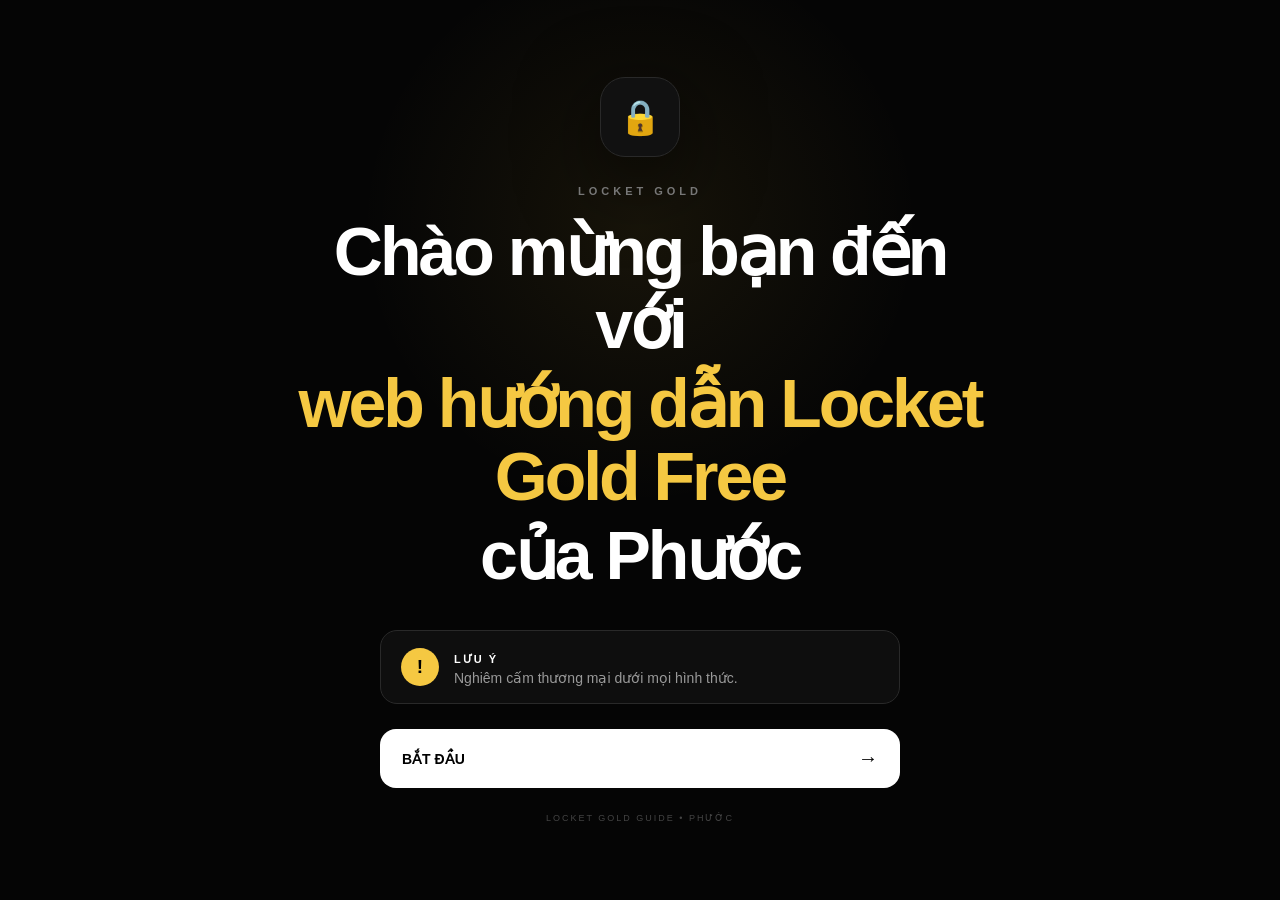
<file: index.html>
<!DOCTYPE html>
<html lang="vi">

<head>
  <meta charset="UTF-8">

  <meta
    name="viewport"
    content="width=device-width, initial-scale=1.0"
  >

  <meta name="theme-color" content="#050505">

  <title>Locket Gold Free | Phước</title>

  <link rel="stylesheet" href="style.css">
</head>


<body class="welcome-page">

  <main class="welcome">

    <div class="welcome-box">

      <div class="gold-icon">
        🔒
      </div>


      <p class="welcome-small">
        LOCKET GOLD
      </p>


      <h1>
        Chào mừng bạn đến với
        <span>
          web hướng dẫn Locket Gold Free
        </span>
        của Phước
      </h1>


      <div class="warning-box">

        <div class="warning-symbol">
          !
        </div>

        <div>

          <strong>
            LƯU Ý
          </strong>

          <p>
            Nghiêm cấm thương mại dưới mọi hình thức.
          </p>

        </div>

      </div>


      <a
        class="start-btn"
        href="guide.html"
      >
        <span>BẮT ĐẦU</span>
        <span>→</span>
      </a>


      <p class="copyright">
        LOCKET GOLD GUIDE • PHƯỚC
      </p>

    </div>

  </main>

</body>

</html>
</file>
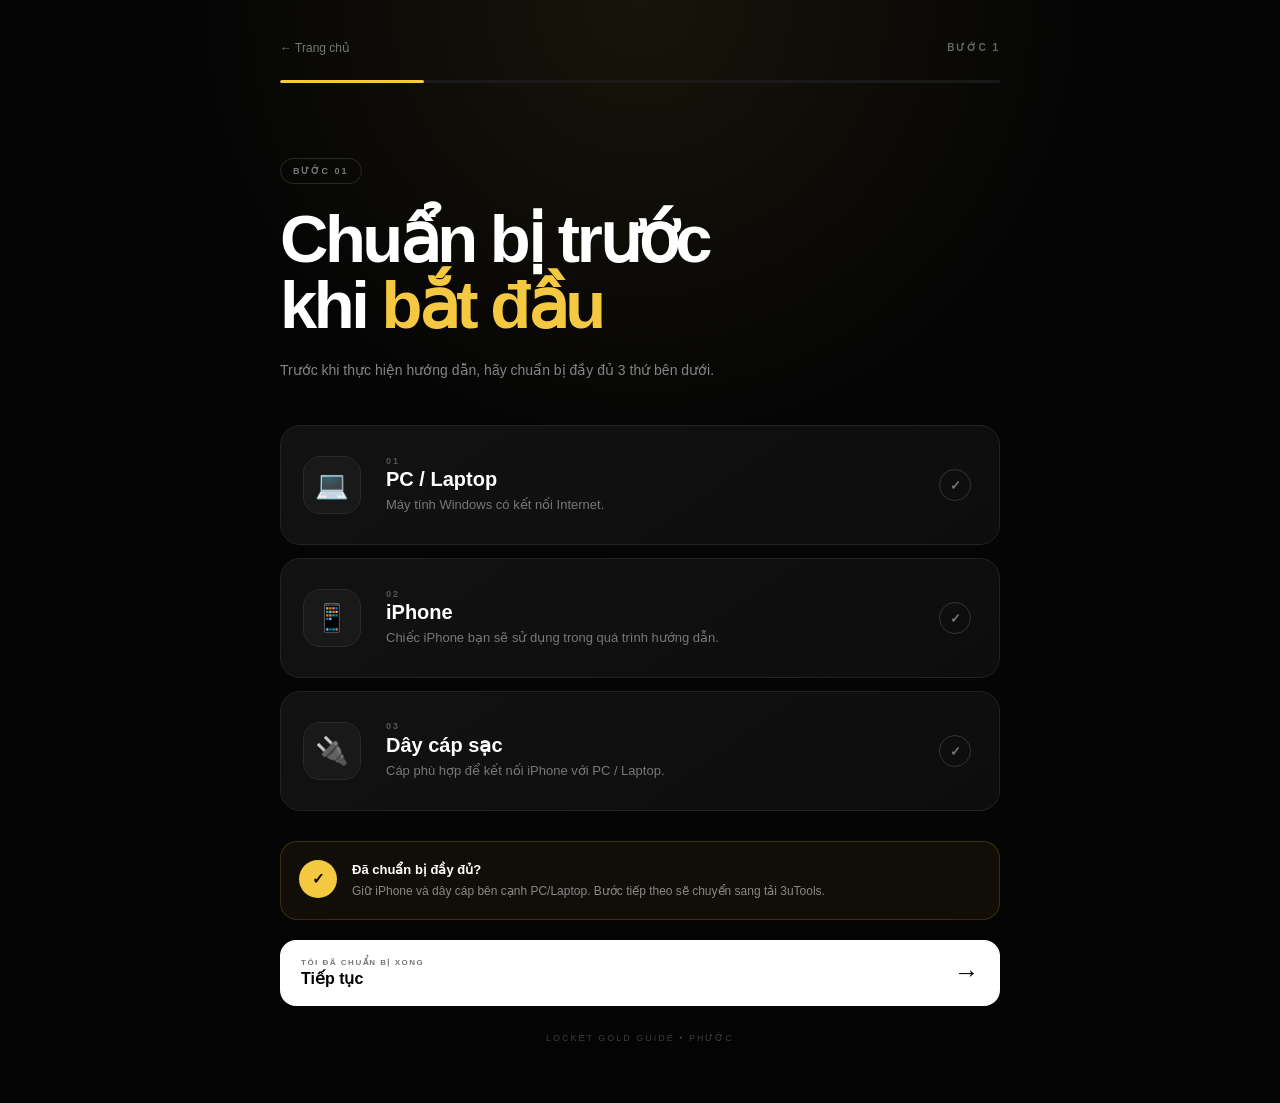
<file: guide.html>
<!DOCTYPE html>
<html lang="vi">

<head>
  <meta charset="UTF-8">

  <meta
    name="viewport"
    content="width=device-width, initial-scale=1.0"
  >

  <meta name="theme-color" content="#050505">

  <title>Bước 1 - Chuẩn bị | Phước</title>


  <style>

    /* ==============================
       RESET
    ============================== */

    * {
      margin: 0;
      padding: 0;
      box-sizing: border-box;
    }

    html,
    body {
      width: 100%;
      min-height: 100%;
    }

    body {
      font-family:
        -apple-system,
        BlinkMacSystemFont,
        "Segoe UI",
        Arial,
        sans-serif;

      background: #050505;
      color: #fff;

      -webkit-font-smoothing: antialiased;
    }


    /* ==============================
       PAGE
    ============================== */

    .prepare-page {
      min-height: 100vh;

      background:
        radial-gradient(
          circle at 50% 0%,
          rgba(245, 200, 66, 0.08),
          transparent 35%
        ),
        #050505;
    }


    .prepare-container {
      width: 100%;
      max-width: 760px;

      margin: 0 auto;

      padding:
        30px
        20px
        60px;
    }


    /* ==============================
       HEADER
    ============================== */

    .prepare-top {
      display: flex;

      align-items: center;
      justify-content: space-between;

      min-height: 35px;
    }


    .prepare-top a {
      display: inline-flex;

      align-items: center;

      color: #777;

      font-size: 12px;

      text-decoration: none;

      transition: color .2s ease;
    }


    .prepare-top a:hover {
      color: #fff;
    }


    .prepare-top span {
      color: #666;

      font-size: 10px;

      font-weight: 700;

      letter-spacing: 2px;
    }


    /* ==============================
       PROGRESS
    ============================== */

    .prepare-progress {
      width: 100%;
      height: 3px;

      margin-top: 15px;

      overflow: hidden;

      background: #191919;

      border-radius: 50px;
    }


    .prepare-progress div {
      width: 20%;
      height: 100%;

      background: #f5c842;

      border-radius: 50px;
    }


    /* ==============================
       TITLE
    ============================== */

    .prepare-heading {
      padding:
        75px
        0
        42px;
    }


    .prepare-label {
      display: inline-flex;

      align-items: center;

      margin-bottom: 22px;

      padding:
        7px
        12px;

      border:
        1px solid #292929;

      border-radius: 50px;

      color: #777;

      font-size: 9px;

      font-weight: 700;

      letter-spacing: 2px;
    }


    .prepare-heading h1 {
      max-width: 620px;

      font-size:
        clamp(
          44px,
          8vw,
          67px
        );

      line-height: .98;

      letter-spacing: -3.5px;

      font-weight: 800;
    }


    .prepare-heading h1 span {
      color: #f5c842;
    }


    .prepare-heading p {
      max-width: 520px;

      margin-top: 22px;

      color: #858585;

      font-size: 14px;

      line-height: 1.7;
    }


    /* ==============================
       PREPARE LIST
    ============================== */

    .prepare-items {
      display: grid;

      gap: 13px;
    }


    .prepare-item {
      position: relative;

      width: 100%;

      min-height: 120px;

      display: grid;

      grid-template-columns:
        65px
        1fr
        38px;

      align-items: center;

      gap: 18px;

      padding: 22px;

      overflow: hidden;

      background:
        linear-gradient(
          145deg,
          #121212,
          #0d0d0d
        );

      border:
        1px solid #222;

      border-radius: 20px;

      transition:
        transform .2s ease,
        border-color .2s ease;
    }


    .prepare-item:hover {
      transform:
        translateY(-2px);

      border-color: #383838;
    }


    /* ICON */

    .prepare-icon {
      width: 58px;
      height: 58px;

      display: flex;

      align-items: center;
      justify-content: center;

      background: #191919;

      border:
        1px solid #292929;

      border-radius: 17px;

      font-size: 27px;
    }


    /* TEXT */

    .prepare-text > span {
      display: block;

      margin-bottom: 2px;

      color: #555;

      font-size: 9px;

      font-weight: 700;

      letter-spacing: 2px;
    }


    .prepare-text h2 {
      color: #fff;

      font-size: 20px;

      font-weight: 750;
    }


    .prepare-text p {
      margin-top: 4px;

      color: #777;

      font-size: 13px;

      line-height: 1.5;
    }


    /* CHECK */

    .prepare-check {
      width: 32px;
      height: 32px;

      display: flex;

      align-items: center;
      justify-content: center;

      border:
        1px solid #333;

      border-radius: 50%;

      color: #777;

      font-size: 13px;

      font-weight: 800;
    }


    /* ==============================
       READY BOX
    ============================== */

    .ready-box {
      display: flex;

      align-items: flex-start;

      gap: 15px;

      margin-top: 30px;

      padding: 18px;

      background:
        rgba(
          245,
          200,
          66,
          .05
        );

      border:
        1px solid
        rgba(
          245,
          200,
          66,
          .18
        );

      border-radius: 17px;
    }


    .ready-icon {
      width: 38px;
      height: 38px;

      flex-shrink: 0;

      display: flex;

      align-items: center;
      justify-content: center;

      background: #f5c842;

      color: #000;

      border-radius: 50%;

      font-size: 15px;

      font-weight: 900;
    }


    .ready-box strong {
      color: #fff;

      font-size: 13px;
    }


    .ready-box p {
      margin-top: 4px;

      color: #888;

      font-size: 12px;

      line-height: 1.55;
    }


    /* ==============================
       NEXT BUTTON
    ============================== */

    .prepare-next {
      width: 100%;

      display: flex;

      align-items: center;
      justify-content: space-between;

      margin-top: 20px;

      padding:
        18px
        21px;

      background: #fff;

      color: #000;

      border-radius: 16px;

      text-decoration: none;

      box-shadow:
        0 15px 40px
        rgba(
          0,
          0,
          0,
          .25
        );

      transition:
        background .2s ease,
        transform .2s ease;
    }


    .prepare-next:hover {
      background: #f5c842;

      transform:
        translateY(-2px);
    }


    .prepare-next small,
    .prepare-next strong {
      display: block;
    }


    .prepare-next small {
      margin-bottom: 2px;

      color: #777;

      font-size: 8px;

      font-weight: 700;

      letter-spacing: 1.5px;
    }


    .prepare-next strong {
      color: #000;

      font-size: 16px;

      font-weight: 800;
    }


    .prepare-next > span {
      color: #000;

      font-size: 25px;

      font-weight: 700;
    }


    /* ==============================
       FOOTER
    ============================== */

    .prepare-bottom {
      margin-top: 27px;

      text-align: center;

      color: #3f3f3f;

      font-size: 9px;

      letter-spacing: 2px;
    }


    /* ==============================
       ANIMATION
    ============================== */

    .prepare-heading,
    .prepare-items,
    .ready-box,
    .prepare-next {

      animation:
        showContent
        .55s
        ease
        both;
    }


    .prepare-items {
      animation-delay: .05s;
    }


    .ready-box {
      animation-delay: .1s;
    }


    .prepare-next {
      animation-delay: .15s;
    }


    @keyframes showContent {

      from {
        opacity: 0;

        transform:
          translateY(10px);
      }

      to {
        opacity: 1;

        transform:
          translateY(0);
      }

    }


    /* ==============================
       MOBILE
    ============================== */

    @media (max-width: 600px) {

      .prepare-container {
        padding:
          22px
          17px
          45px;
      }


      .prepare-heading {
        padding:
          55px
          0
          32px;
      }


      .prepare-heading h1 {
        font-size: 45px;

        letter-spacing: -2.5px;
      }


      .prepare-heading p {
        font-size: 13px;
      }


      .prepare-item {
        min-height: 105px;

        grid-template-columns:
          52px
          1fr
          28px;

        gap: 13px;

        padding: 17px;
      }


      .prepare-icon {
        width: 50px;
        height: 50px;

        border-radius: 15px;

        font-size: 23px;
      }


      .prepare-text h2 {
        font-size: 17px;
      }


      .prepare-text p {
        font-size: 12px;
      }


      .prepare-check {
        width: 27px;
        height: 27px;

        font-size: 11px;
      }


      .ready-box {
        padding: 16px;
      }


      .prepare-next {
        padding:
          17px
          18px;
      }

    }

  </style>

</head>


<body class="prepare-page">


  <main class="prepare-container">


    <!-- ==========================
         TOP
    =========================== -->

    <header class="prepare-top">

      <a href="./index.html">
        ← Trang chủ
      </a>

      <span>
        BƯỚC 1
      </span>

    </header>


    <div class="prepare-progress">

      <div></div>

    </div>



    <!-- ==========================
         HEADING
    =========================== -->

    <section class="prepare-heading">


      <div class="prepare-label">
        BƯỚC 01
      </div>


      <h1>
        Chuẩn bị trước<br>
        khi <span>bắt đầu</span>
      </h1>


      <p>
        Trước khi thực hiện hướng dẫn,
        hãy chuẩn bị đầy đủ 3 thứ bên dưới.
      </p>


    </section>



    <!-- ==========================
         ITEMS
    =========================== -->

    <section class="prepare-items">


      <!-- PC / LAPTOP -->

      <article class="prepare-item">


        <div class="prepare-icon">
          💻
        </div>


        <div class="prepare-text">

          <span>
            01
          </span>

          <h2>
            PC / Laptop
          </h2>

          <p>
            Máy tính Windows có kết nối Internet.
          </p>

        </div>


        <div class="prepare-check">
          ✓
        </div>


      </article>



      <!-- IPHONE -->

      <article class="prepare-item">


        <div class="prepare-icon">
          📱
        </div>


        <div class="prepare-text">

          <span>
            02
          </span>

          <h2>
            iPhone
          </h2>

          <p>
            Chiếc iPhone bạn sẽ sử dụng
            trong quá trình hướng dẫn.
          </p>

        </div>


        <div class="prepare-check">
          ✓
        </div>


      </article>



      <!-- CABLE -->

      <article class="prepare-item">


        <div class="prepare-icon">
          🔌
        </div>


        <div class="prepare-text">

          <span>
            03
          </span>

          <h2>
            Dây cáp sạc
          </h2>

          <p>
            Cáp phù hợp để kết nối
            iPhone với PC / Laptop.
          </p>

        </div>


        <div class="prepare-check">
          ✓
        </div>


      </article>


    </section>



    <!-- ==========================
         READY
    =========================== -->

    <section class="ready-box">


      <div class="ready-icon">
        ✓
      </div>


      <div>

        <strong>
          Đã chuẩn bị đầy đủ?
        </strong>

        <p>
          Giữ iPhone và dây cáp bên cạnh
          PC/Laptop. Bước tiếp theo sẽ
          chuyển sang tải 3uTools.
        </p>

      </div>


    </section>



    <!-- ==========================
         NEXT
    =========================== -->

    <a
      href="./step2.html"
      class="prepare-next"
    >


      <div>

        <small>
          TÔI ĐÃ CHUẨN BỊ XONG
        </small>

        <strong>
          Tiếp tục
        </strong>

      </div>


      <span>
        →
      </span>


    </a>



    <!-- ==========================
         FOOTER
    =========================== -->

    <p class="prepare-bottom">
      LOCKET GOLD GUIDE • PHƯỚC
    </p>


  </main>


</body>

</html>
</file>
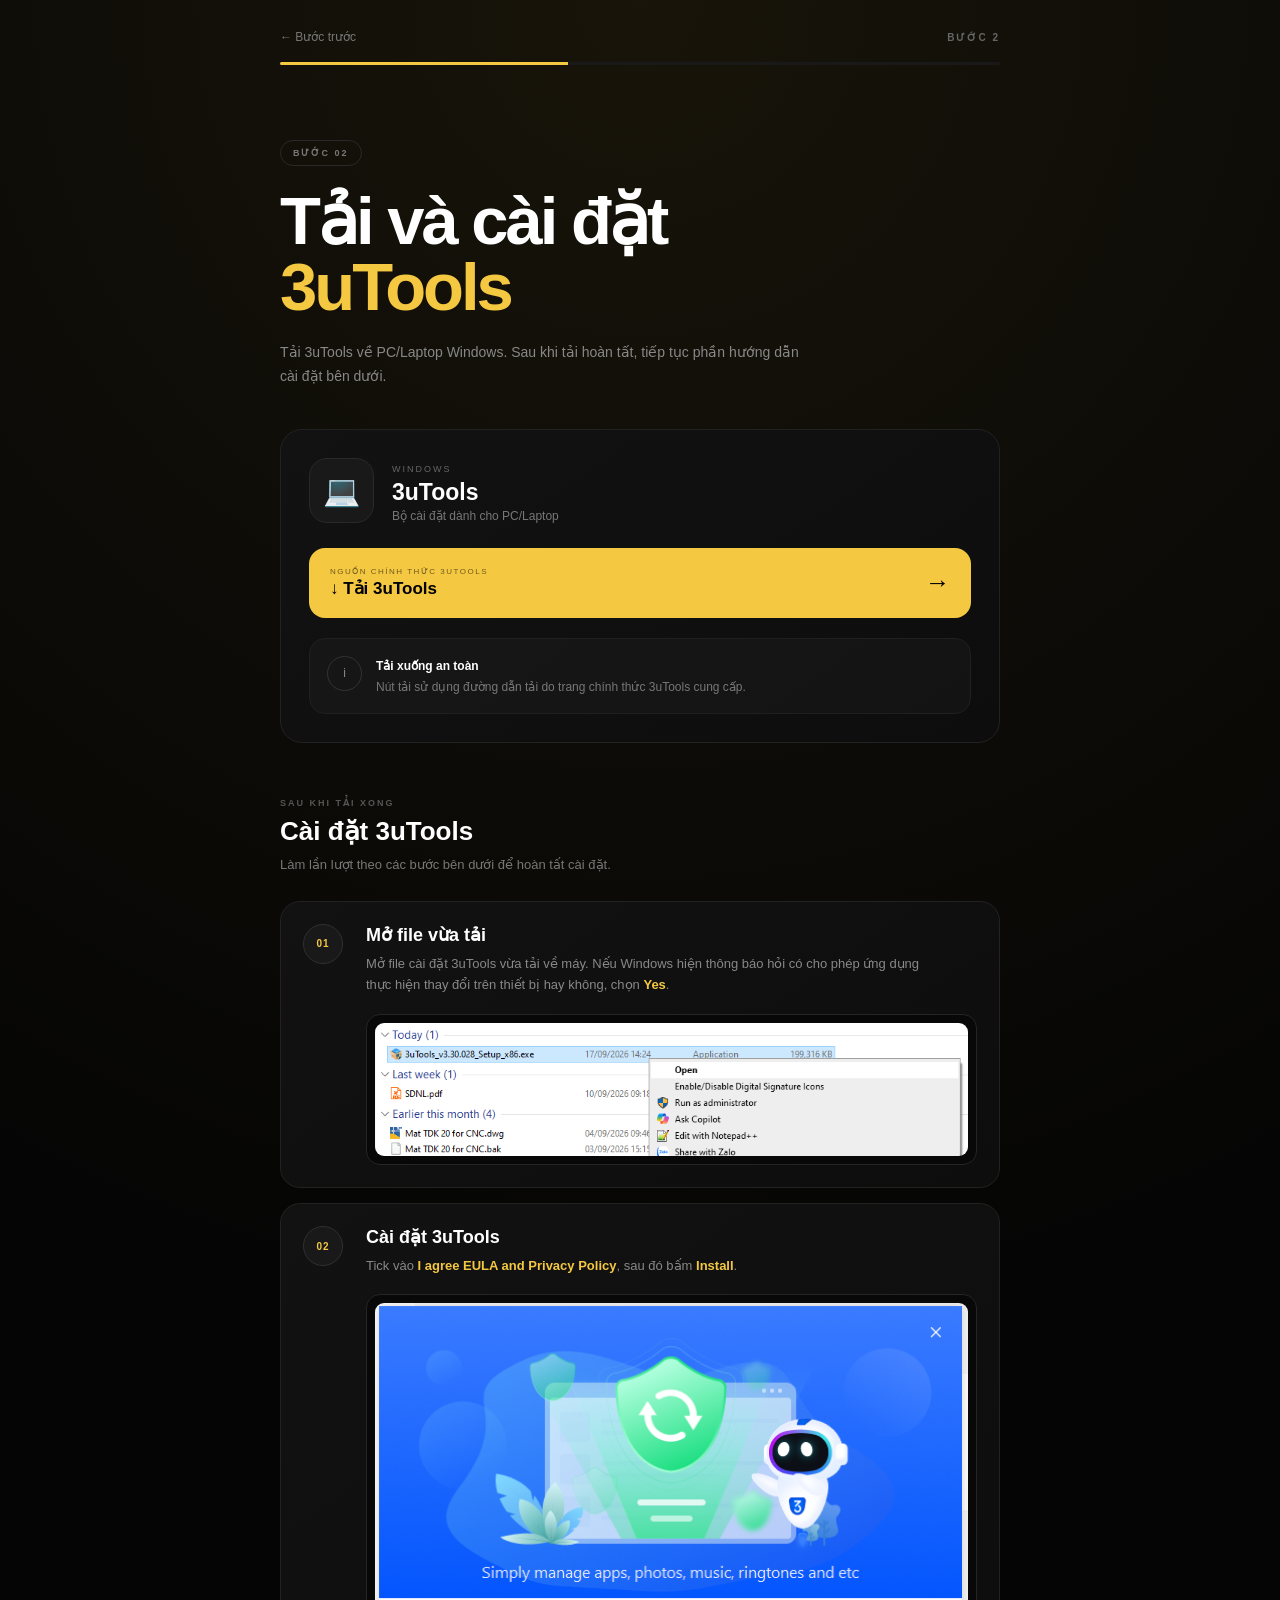
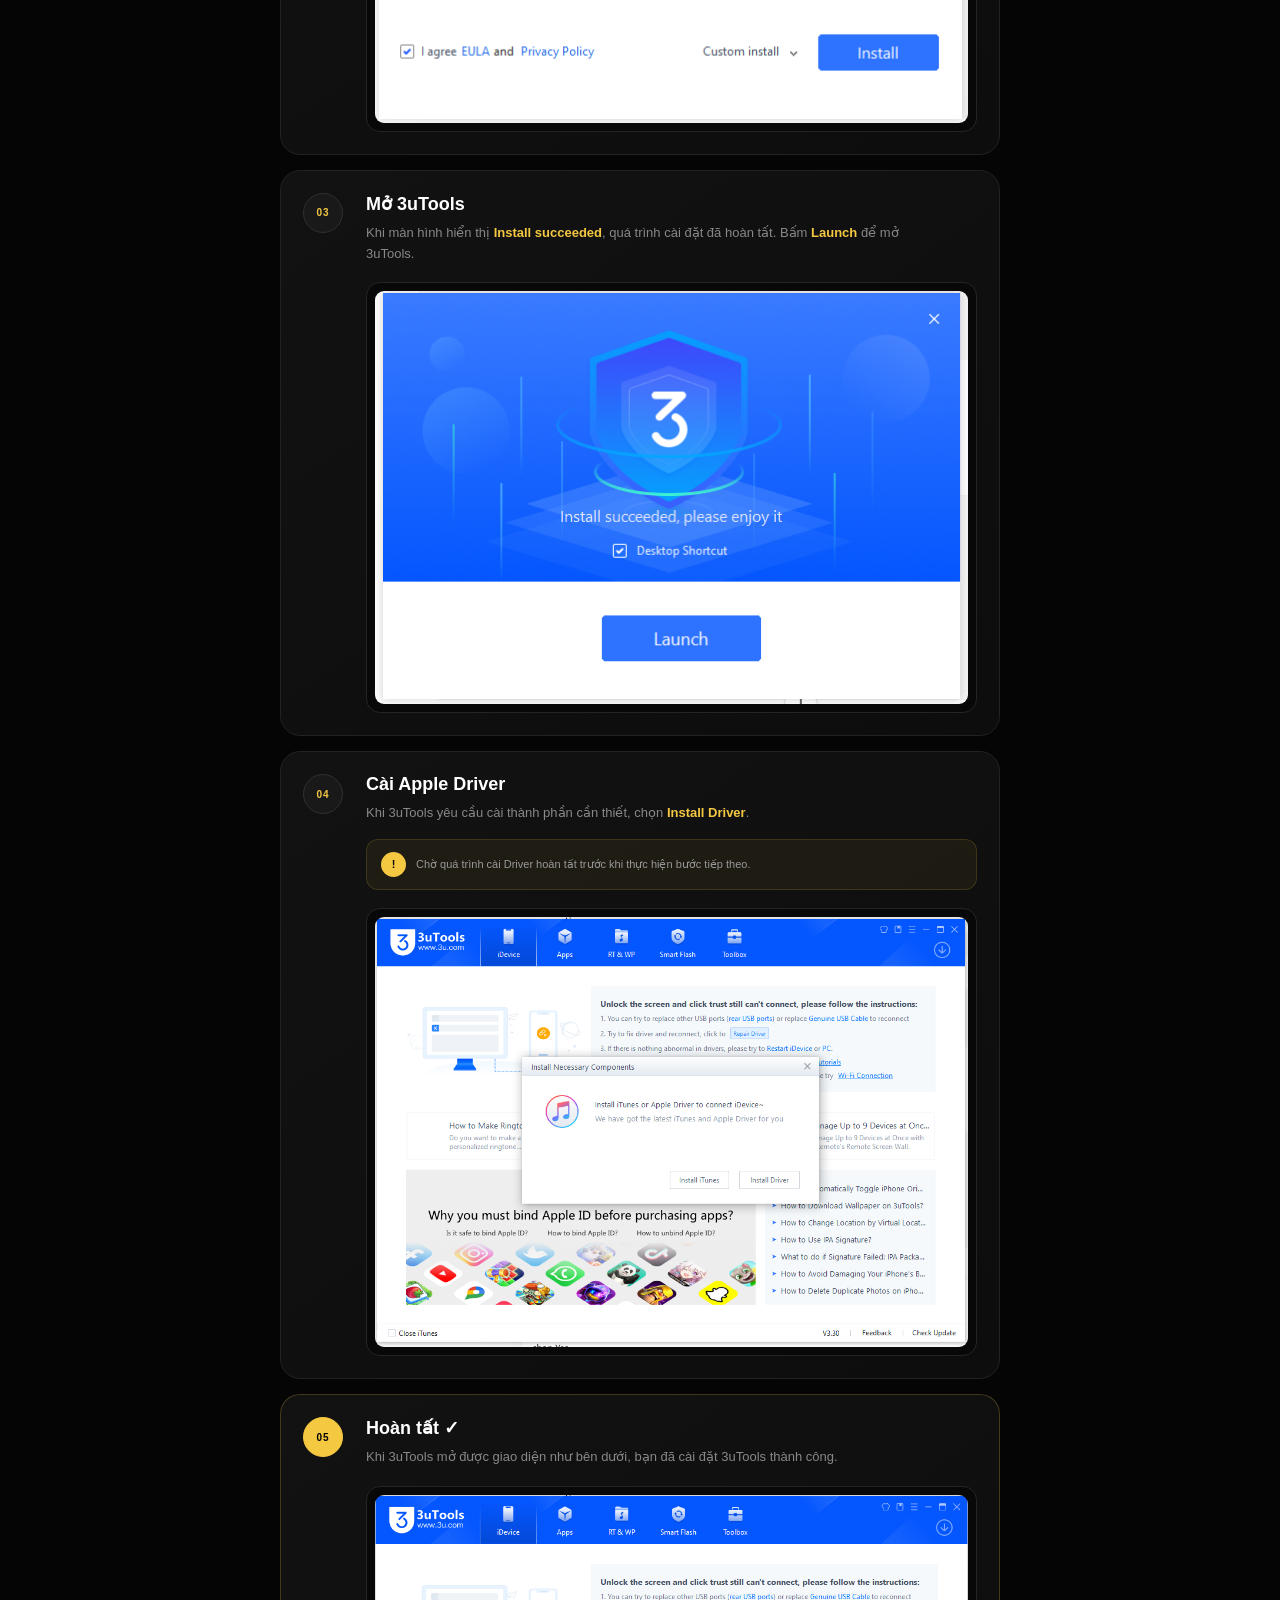
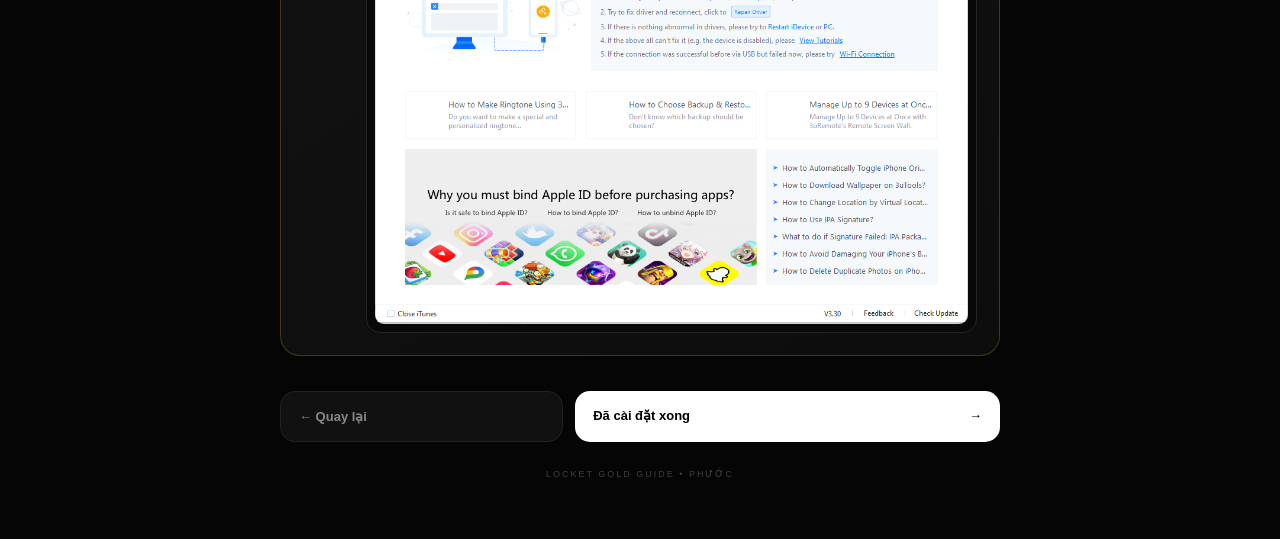
<file: step2.html>
<!DOCTYPE html>
<html lang="vi">

<head>
  <meta charset="UTF-8">
  <meta name="viewport" content="width=device-width, initial-scale=1.0">
  <meta name="theme-color" content="#050505">

  <title>Bước 2 - Tải 3uTools | Phước</title>

  <style>
    * {
      margin: 0;
      padding: 0;
      box-sizing: border-box;
    }

    body {
      min-height: 100vh;
      font-family: -apple-system, BlinkMacSystemFont, "Segoe UI", Arial, sans-serif;
      background:
        radial-gradient(circle at 50% 0%, rgba(245,200,66,.08), transparent 35%),
        #050505;
      color: white;
    }

    .container {
      width: 100%;
      max-width: 760px;
      margin: auto;
      padding: 30px 20px 60px;
    }

    .top {
      display: flex;
      justify-content: space-between;
      align-items: center;
    }

    .top a {
      color: #777;
      text-decoration: none;
      font-size: 12px;
    }

    .top span {
      color: #666;
      font-size: 10px;
      font-weight: 700;
      letter-spacing: 2px;
    }

    .progress {
      height: 3px;
      margin-top: 18px;
      background: #191919;
      border-radius: 20px;
      overflow: hidden;
    }

    .progress div {
      width: 40%;
      height: 100%;
      background: #f5c842;
    }

    .heading {
      padding: 75px 0 40px;
    }

    .label {
      display: inline-block;
      padding: 7px 12px;
      margin-bottom: 22px;

      border: 1px solid #292929;
      border-radius: 30px;

      color: #777;
      font-size: 9px;
      font-weight: 700;
      letter-spacing: 2px;
    }

    h1 {
      font-size: clamp(44px, 8vw, 67px);
      line-height: .98;
      letter-spacing: -3px;
    }

    h1 span {
      color: #f5c842;
    }

    .heading p {
      max-width: 520px;
      margin-top: 22px;

      color: #888;
      font-size: 14px;
      line-height: 1.7;
    }

    /* DOWNLOAD CARD */

    .download-card {
      padding: 28px;

      background: linear-gradient(145deg, #121212, #0d0d0d);

      border: 1px solid #222;
      border-radius: 22px;
    }

    .app {
      display: flex;
      align-items: center;
      gap: 18px;
    }

    .app-icon {
      width: 65px;
      height: 65px;

      display: flex;
      align-items: center;
      justify-content: center;

      background: #191919;
      border: 1px solid #292929;
      border-radius: 18px;

      font-size: 30px;
    }

    .app small {
      color: #666;
      font-size: 9px;
      letter-spacing: 2px;
    }

    .app h2 {
      margin-top: 3px;
      font-size: 23px;
    }

    .app p {
      margin-top: 3px;
      color: #777;
      font-size: 12px;
    }

    /* DOWNLOAD BUTTON */

    .download-btn {
      width: 100%;

      display: flex;
      align-items: center;
      justify-content: space-between;

      margin-top: 25px;
      padding: 19px 21px;

      background: #f5c842;
      color: #000;

      border-radius: 16px;

      text-decoration: none;

      transition: .2s;
    }

    .download-btn:hover {
      transform: translateY(-2px);
      background: #ffd95b;
    }

    .download-btn small,
    .download-btn strong {
      display: block;
    }

    .download-btn small {
      margin-bottom: 2px;
      opacity: .55;
      font-size: 8px;
      letter-spacing: 1.5px;
    }

    .download-btn strong {
      font-size: 17px;
    }

    .download-btn > span:last-child {
      font-size: 25px;
      font-weight: bold;
    }

    /* INFO */

    .info {
      display: flex;
      gap: 14px;

      margin-top: 20px;
      padding: 17px;

      background: rgba(255,255,255,.025);

      border: 1px solid #202020;
      border-radius: 16px;
    }

    .info-icon {
      width: 35px;
      height: 35px;
      flex-shrink: 0;

      display: flex;
      align-items: center;
      justify-content: center;

      border: 1px solid #333;
      border-radius: 50%;

      color: #888;
      font-size: 12px;
    }

    .info strong {
      font-size: 12px;
    }

    .info p {
      margin-top: 4px;

      color: #777;
      font-size: 12px;
      line-height: 1.5;
    }

    /* INSTALL AREA */

    .install {
      margin-top: 55px;
    }

    .install-label {
      color: #555;
      font-size: 9px;
      font-weight: 700;
      letter-spacing: 2px;
    }

    .install h2 {
      margin-top: 8px;
      font-size: 26px;
    }

    .placeholder {
      margin-top: 20px;
      padding: 40px 20px;

      text-align: center;

      border: 1px dashed #292929;
      border-radius: 18px;

      color: #555;
      font-size: 12px;
    }

    /* NAV */

    .nav {
      display: grid;
      grid-template-columns: 1fr 1.5fr;
      gap: 12px;

      margin-top: 35px;
    }

    .back,
    .next {
      padding: 17px 18px;

      border-radius: 15px;

      text-decoration: none;
      font-size: 13px;
      font-weight: 700;
    }

    .back {
      background: #111;
      color: #888;
      border: 1px solid #222;
    }

    .next {
      display: flex;
      justify-content: space-between;

      background: white;
      color: black;
    }

    .footer {
      margin-top: 27px;

      text-align: center;

      color: #3f3f3f;
      font-size: 9px;
      letter-spacing: 2px;
    }

/* ==============================
   INSTALL GUIDE
============================== */

.install-desc {
  margin-top: 8px;
  margin-bottom: 25px;

  color: #777;

  font-size: 13px;
  line-height: 1.6;
}


.install-step {
  position: relative;

  display: grid;

  grid-template-columns:
    45px
    1fr;

  gap: 18px;

  margin-bottom: 15px;

  padding: 22px;

  background:
    linear-gradient(
      145deg,
      #121212,
      #0d0d0d
    );

  border:
    1px solid #222;

  border-radius: 20px;
}


.step-number {
  width: 40px;
  height: 40px;

  display: flex;

  align-items: center;
  justify-content: center;

  background: #191919;

  border:
    1px solid #303030;

  border-radius: 50%;

  color: #f5c842;

  font-size: 10px;

  font-weight: 800;

  letter-spacing: 1px;
}


.step-content {
  min-width: 0;
}


.step-content h3 {
  color: #fff;

  font-size: 18px;

  font-weight: 800;
}


.step-content > p {
  max-width: 560px;

  margin-top: 7px;

  color: #888;

  font-size: 13px;

  line-height: 1.65;
}


.step-content p strong {
  color: #f5c842;
}


/* IMAGE */

.step-image {
  width: 100%;

  margin-top: 18px;

  padding: 8px;

  overflow: hidden;

  background: #080808;

  border:
    1px solid #252525;

  border-radius: 14px;
}


.step-image img {
  display: block;

  width: 100%;
  height: auto;

  border-radius: 9px;
}


/* NOTE */

.step-note {
  display: flex;

  align-items: center;

  gap: 10px;

  margin-top: 15px;

  padding: 12px 14px;

  background:
    rgba(
      245,
      200,
      66,
      .06
    );

  border:
    1px solid
    rgba(
      245,
      200,
      66,
      .15
    );

  border-radius: 12px;
}


.step-note > span {
  width: 25px;
  height: 25px;

  flex-shrink: 0;

  display: flex;

  align-items: center;
  justify-content: center;

  background: #f5c842;

  color: #000;

  border-radius: 50%;

  font-size: 11px;

  font-weight: 900;
}


.step-note p {
  color: #999;

  font-size: 11px;

  line-height: 1.5;
}


/* SUCCESS */

.success-step {
  border-color:
    rgba(
      245,
      200,
      66,
      .22
    );
}


.success-step .step-number {
  background: #f5c842;

  color: #000;

  border-color: #f5c842;
}
    
    @media(max-width:600px) {
      .container {
        padding: 22px 17px 45px;
      }

      .heading {
        padding-top: 55px;
      }

      h1 {
        font-size: 45px;
      }

      .download-card {
        padding: 20px;
      }

      .nav {
        grid-template-columns: 1fr;
      }
      .install-step {
  grid-template-columns: 35px 1fr;
  gap: 12px;
  padding: 15px;
}

.step-number {
  width: 33px;
  height: 33px;
  font-size: 9px;
}

.step-content h3 {
  font-size: 16px;
}

.step-image {
  margin-top: 14px;
  padding: 5px;
}
    }
  </style>
</head>


<body>

<main class="container">

  <div class="top">

    <a href="./guide.html">
      ← Bước trước
    </a>

    <span>
      BƯỚC 2
    </span>

  </div>


  <div class="progress">
    <div></div>
  </div>


  <section class="heading">

    <div class="label">
      BƯỚC 02
    </div>

    <h1>
      Tải và cài đặt<br>
      <span>3uTools</span>
    </h1>

    <p>
      Tải 3uTools về PC/Laptop Windows.
      Sau khi tải hoàn tất, tiếp tục phần hướng dẫn cài đặt bên dưới.
    </p>

  </section>


  <section class="download-card">

    <div class="app">

      <div class="app-icon">
        💻
      </div>

      <div>

        <small>
          WINDOWS
        </small>

        <h2>
          3uTools
        </h2>

        <p>
          Bộ cài đặt dành cho PC/Laptop
        </p>

      </div>

    </div>


    <a
      class="download-btn"
      href="https://url.3u.com/zmAJjyaa"
      rel="noopener"
    >

      <div>

        <small>
          NGUỒN CHÍNH THỨC 3UTOOLS
        </small>

        <strong>
          ↓ Tải 3uTools
        </strong>

      </div>

      <span>
        →
      </span>

    </a>


    <div class="info">

      <div class="info-icon">
        i
      </div>

      <div>

        <strong>
          Tải xuống an toàn
        </strong>

        <p>
          Nút tải sử dụng đường dẫn tải do
          trang chính thức 3uTools cung cấp.
        </p>

      </div>

    </div>

  </section>


  <!-- SAU NÀY CHÈN ẢNH HƯỚNG DẪN VÀO ĐÂY -->

<section class="install">

  <div class="install-label">
    SAU KHI TẢI XONG
  </div>

  <h2>
    Cài đặt 3uTools
  </h2>

  <p class="install-desc">
    Làm lần lượt theo các bước bên dưới để hoàn tất cài đặt.
  </p>


  <!-- STEP 1 -->

  <article class="install-step">

    <div class="step-number">01</div>

    <div class="step-content">

      <h3>Mở file vừa tải</h3>

      <p>
        Mở file cài đặt 3uTools vừa tải về máy.
        Nếu Windows hiện thông báo hỏi có cho phép ứng dụng
        thực hiện thay đổi trên thiết bị hay không,
        chọn <strong>Yes</strong>.
      </p>

      <div class="step-image">
        <img
          src="./images/3utools-01-open.png"
          alt="Mở file cài đặt 3uTools"
          loading="lazy"
        >
      </div>

    </div>

  </article>


  <!-- STEP 2 -->

  <article class="install-step">

    <div class="step-number">02</div>

    <div class="step-content">

      <h3>Cài đặt 3uTools</h3>

      <p>
        Tick vào
        <strong>I agree EULA and Privacy Policy</strong>,
        sau đó bấm <strong>Install</strong>.
      </p>

      <div class="step-image">
        <img
          src="./images/3utools-02-install.png"
          alt="Bấm Install để cài đặt 3uTools"
          loading="lazy"
        >
      </div>

    </div>

  </article>


  <!-- STEP 3 -->

  <article class="install-step">

    <div class="step-number">03</div>

    <div class="step-content">

      <h3>Mở 3uTools</h3>

      <p>
        Khi màn hình hiển thị
        <strong>Install succeeded</strong>,
        quá trình cài đặt đã hoàn tất.
        Bấm <strong>Launch</strong> để mở 3uTools.
      </p>

      <div class="step-image">
        <img
          src="./images/3utools-03-launch.png"
          alt="Cài đặt 3uTools thành công và bấm Launch"
          loading="lazy"
        >
      </div>

    </div>

  </article>


  <!-- STEP 4 -->

  <article class="install-step">

    <div class="step-number">04</div>

    <div class="step-content">

      <h3>Cài Apple Driver</h3>

      <p>
        Khi 3uTools yêu cầu cài thành phần cần thiết,
        chọn <strong>Install Driver</strong>.
      </p>

      <div class="step-note">
        <span>!</span>

        <p>
          Chờ quá trình cài Driver hoàn tất trước khi
          thực hiện bước tiếp theo.
        </p>
      </div>

      <div class="step-image">
        <img
          src="./images/3utools-04-driver.png"
          alt="Chọn Install Driver trong 3uTools"
          loading="lazy"
        >
      </div>

    </div>

  </article>


  <!-- STEP 5 -->

  <article class="install-step success-step">

    <div class="step-number">05</div>

    <div class="step-content">

      <h3>Hoàn tất ✓</h3>

      <p>
        Khi 3uTools mở được giao diện như bên dưới,
        bạn đã cài đặt 3uTools thành công.
      </p>

      <div class="step-image">
        <img
          src="./images/3utools-05-success.png"
          alt="Giao diện 3uTools sau khi cài đặt thành công"
          loading="lazy"
        >
      </div>

    </div>

  </article>


</section>


  <div class="nav">

    <a
      href="./guide.html"
      class="back"
    >
      ← Quay lại
    </a>

    <a
      href="./step3.html"
      class="next"
    >

      <span>
        Đã cài đặt xong
      </span>

      <span>
        →
      </span>

    </a>

  </div>


  <p class="footer">
    LOCKET GOLD GUIDE • PHƯỚC
  </p>

</main>

</body>
</html>
</file>
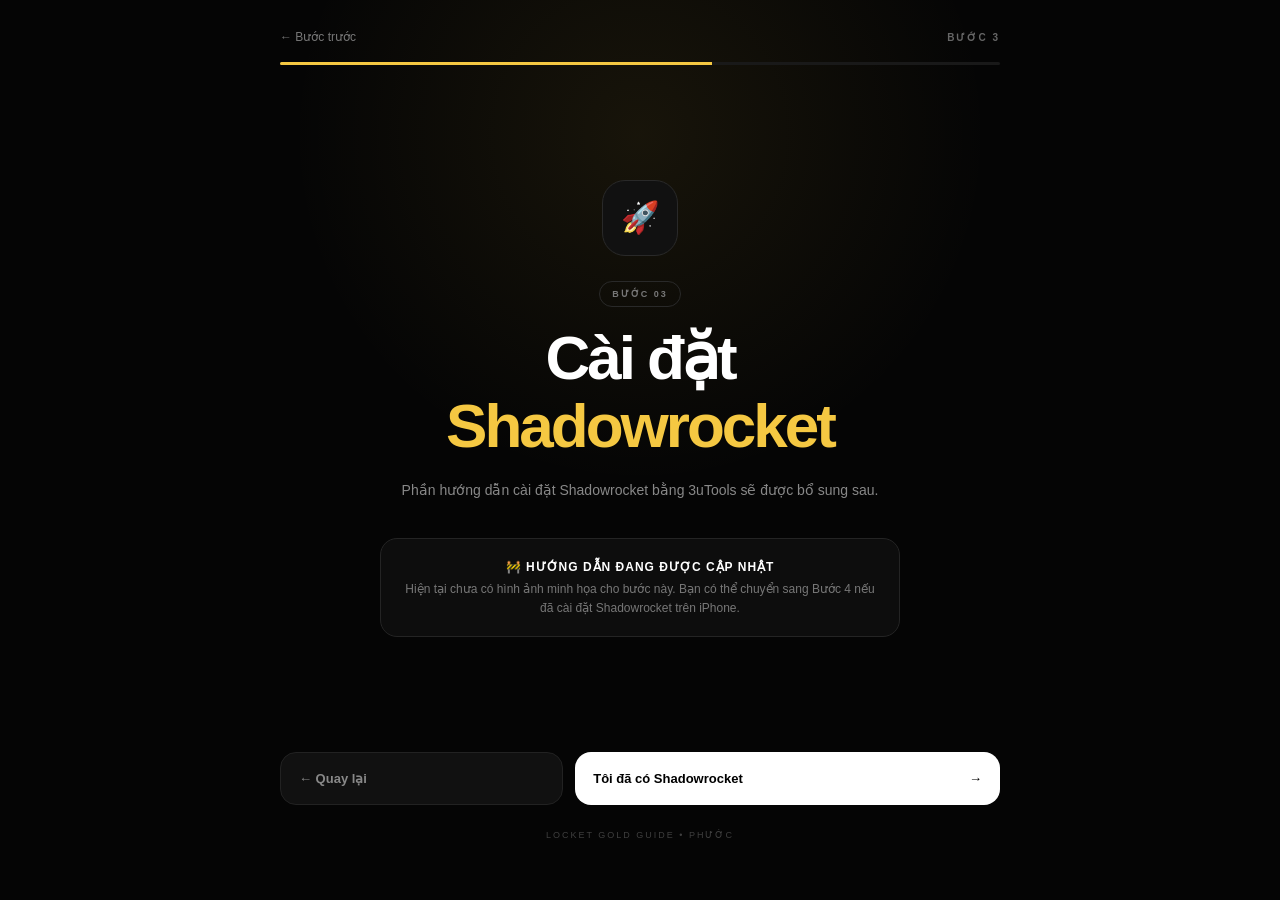
<file: step3.html>
<!DOCTYPE html>
<html lang="vi">

<head>
  <meta charset="UTF-8">
  <meta name="viewport" content="width=device-width, initial-scale=1.0">
  <meta name="theme-color" content="#050505">

  <title>Bước 3 - Shadowrocket | Phước</title>

  <style>
    * {
      margin: 0;
      padding: 0;
      box-sizing: border-box;
    }

    body {
      min-height: 100vh;
      font-family: -apple-system, BlinkMacSystemFont, "Segoe UI", Arial, sans-serif;
      background:
        radial-gradient(circle at 50% 15%, rgba(245,200,66,.08), transparent 35%),
        #050505;
      color: #fff;
    }

    .container {
      width: 100%;
      max-width: 760px;
      min-height: 100vh;
      margin: auto;
      padding: 30px 20px 60px;

      display: flex;
      flex-direction: column;
    }

    .top {
      display: flex;
      justify-content: space-between;
      align-items: center;
    }

    .top a {
      color: #777;
      font-size: 12px;
      text-decoration: none;
    }

    .top span {
      color: #666;
      font-size: 10px;
      font-weight: 700;
      letter-spacing: 2px;
    }

    .progress {
      height: 3px;
      margin-top: 18px;
      background: #191919;
      border-radius: 20px;
      overflow: hidden;
    }

    .progress div {
      width: 60%;
      height: 100%;
      background: #f5c842;
    }

    .content {
      flex: 1;

      display: flex;
      align-items: center;
      justify-content: center;

      padding: 70px 0;
    }

    .box {
      width: 100%;
      text-align: center;
    }

    .icon {
      width: 76px;
      height: 76px;

      margin: 0 auto 25px;

      display: flex;
      align-items: center;
      justify-content: center;

      background: #111;
      border: 1px solid #292929;
      border-radius: 23px;

      font-size: 31px;
    }

    .label {
      display: inline-block;

      padding: 7px 12px;
      margin-bottom: 20px;

      border: 1px solid #292929;
      border-radius: 30px;

      color: #777;

      font-size: 9px;
      font-weight: 700;
      letter-spacing: 2px;
    }

    h1 {
      font-size: clamp(40px, 7vw, 62px);
      line-height: 1;
      letter-spacing: -3px;
    }

    h1 span {
      display: block;
      margin-top: 6px;
      color: #f5c842;
    }

    .description {
      max-width: 500px;

      margin: 22px auto 0;

      color: #888;

      font-size: 14px;
      line-height: 1.7;
    }

    .waiting {
      max-width: 520px;

      margin: 35px auto 0;
      padding: 18px;

      background: rgba(255,255,255,.03);

      border: 1px solid #242424;
      border-radius: 17px;
    }

    .waiting strong {
      font-size: 12px;
      letter-spacing: 1px;
    }

    .waiting p {
      margin-top: 5px;

      color: #777;
      font-size: 12px;
      line-height: 1.6;
    }

    .nav {
      display: grid;
      grid-template-columns: 1fr 1.5fr;
      gap: 12px;
    }

    .back,
    .next {
      padding: 18px;

      border-radius: 16px;

      text-decoration: none;

      font-size: 13px;
      font-weight: 700;
    }

    .back {
      background: #111;
      color: #888;
      border: 1px solid #222;
    }

    .next {
      display: flex;
      align-items: center;
      justify-content: space-between;

      background: #fff;
      color: #000;
    }

    .next:hover {
      background: #f5c842;
    }

    .footer {
      margin-top: 25px;

      text-align: center;

      color: #3f3f3f;

      font-size: 9px;
      letter-spacing: 2px;
    }

    @media(max-width:600px) {
      .container {
        padding: 22px 17px 45px;
      }

      h1 {
        font-size: 43px;
        letter-spacing: -2px;
      }

      .nav {
        grid-template-columns: 1fr;
      }
    }
  </style>
</head>

<body>

<main class="container">

  <header class="top">

    <a href="./step2.html">
      ← Bước trước
    </a>

    <span>BƯỚC 3</span>

  </header>


  <div class="progress">
    <div></div>
  </div>


  <section class="content">

    <div class="box">

      <div class="icon">
        🚀
      </div>

      <div class="label">
        BƯỚC 03
      </div>

      <h1>
        Cài đặt
        <span>Shadowrocket</span>
      </h1>

      <p class="description">
        Phần hướng dẫn cài đặt Shadowrocket
        bằng 3uTools sẽ được bổ sung sau.
      </p>


      <div class="waiting">

        <strong>🚧 HƯỚNG DẪN ĐANG ĐƯỢC CẬP NHẬT</strong>

        <p>
          Hiện tại chưa có hình ảnh minh họa cho bước này.
          Bạn có thể chuyển sang Bước 4 nếu đã cài đặt
          Shadowrocket trên iPhone.
        </p>

      </div>

    </div>

  </section>


  <div class="nav">

    <a href="./step2.html" class="back">
      ← Quay lại
    </a>

    <a href="./step4.html" class="next">

      <span>
        Tôi đã có Shadowrocket
      </span>

      <span>
        →
      </span>

    </a>

  </div>


  <p class="footer">
    LOCKET GOLD GUIDE • PHƯỚC
  </p>

</main>

</body>

</html>
</file>
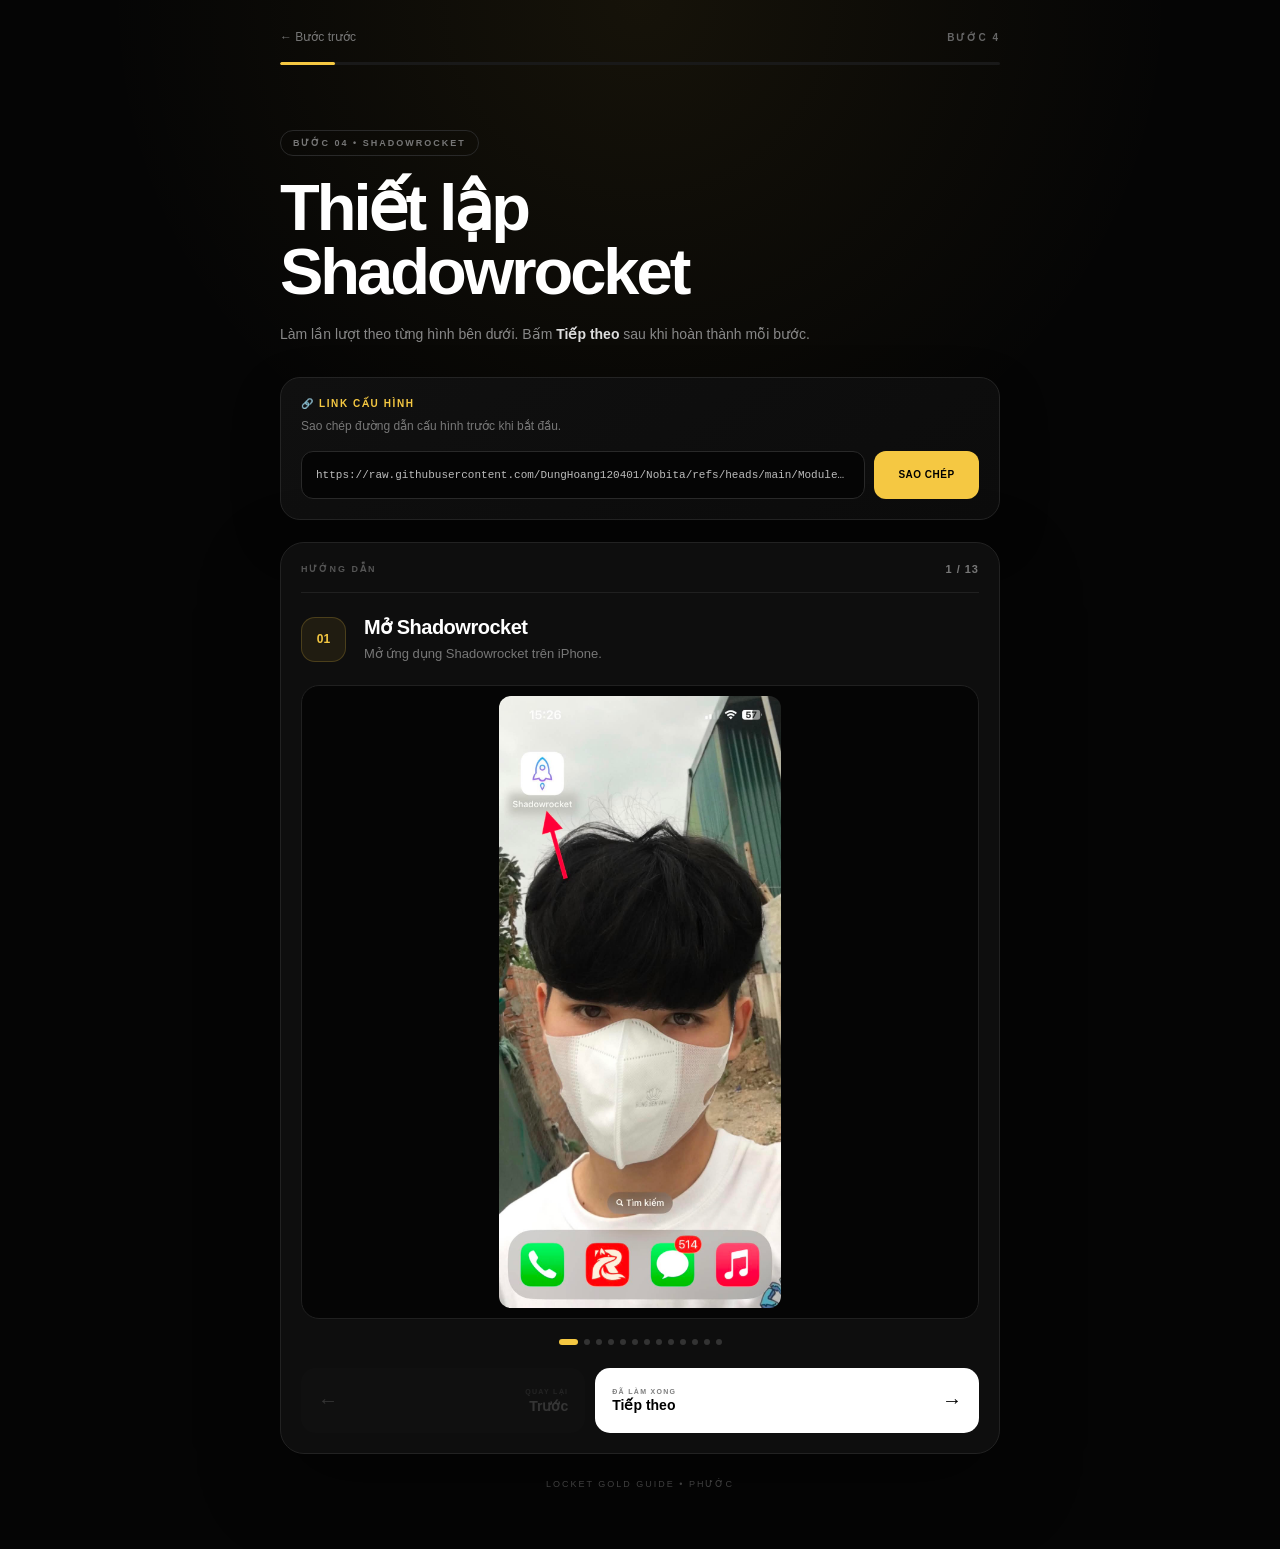
<file: step4.html>
<!DOCTYPE html>
<html lang="vi">
<head>
  <meta charset="UTF-8">
  <meta name="viewport" content="width=device-width, initial-scale=1.0">
  <meta name="theme-color" content="#050505">

  <title>Bước 4 - Shadowrocket | Phước</title>

  <link rel="stylesheet" href="./style.css">
</head>

<body class="shadow-page">

<main class="shadow-container">

  <!-- =========================
       TOP
  ========================== -->
  <div class="shadow-top">
    <a href="./step3.html">← Bước trước</a>
    <span>BƯỚC 4</span>
  </div>

  <div class="shadow-progress">
    <div id="mainProgress"></div>
  </div>


  <!-- =========================
       HEADING
  ========================== -->
  <section class="shadow-heading">

    <div class="shadow-label">
      BƯỚC 04 • SHADOWROCKET
    </div>

    <h1>
      Thiết lập<br>
      Shadowrocket
    </h1>

    <p>
      Làm lần lượt theo từng hình bên dưới.
      Bấm <strong>Tiếp theo</strong> sau khi hoàn thành mỗi bước.
    </p>

  </section>


  <!-- =========================
       CONFIG LINK
  ========================== -->
  <section class="link-box">

    <div class="link-box-title">
      🔗 LINK CẤU HÌNH
    </div>

    <p class="link-box-desc">
      Sao chép đường dẫn cấu hình trước khi bắt đầu.
    </p>

    <div class="link-copy-row">

      <input
        id="configLink"
        type="text"
        value="https://raw.githubusercontent.com/DungHoang120401/Nobita/refs/heads/main/Module/Locket_Gold_Nobita.sgmodule"
        readonly
      >

      <button
        id="copyBtn"
        type="button"
        onclick="copyConfigLink()"
      >
        SAO CHÉP
      </button>

    </div>

    <div
      id="copyStatus"
      class="copy-status"
    >
      ✓ Đã sao chép
    </div>

  </section>


  <!-- =========================
       SLIDESHOW
  ========================== -->
  <section class="tutorial-card">

    <!-- STATUS -->

    <div class="tutorial-status">

      <span>
        HƯỚNG DẪN
      </span>

      <strong>
        <span id="currentStep">1</span>
        /
        <span id="totalStep">13</span>
      </strong>

    </div>


    <!-- TITLE -->

    <div class="tutorial-title">

      <div
        class="tutorial-number"
        id="stepNumber"
      >
        01
      </div>

      <div>

        <h2 id="stepTitle">
          Mở Shadowrocket
        </h2>

        <p id="stepDescription">
          Mở ứng dụng Shadowrocket trên iPhone.
        </p>

      </div>

    </div>


    <!-- IMAGE -->

    <div class="tutorial-image-box">

      <img
        id="tutorialImage"
        src="./images/shadow-01.jpg"
        alt="Hướng dẫn Shadowrocket"
      >

    </div>


    <!-- DOTS -->

    <div
      class="tutorial-dots"
      id="tutorialDots"
    ></div>


    <!-- BUTTONS -->

    <div class="tutorial-controls">

      <button
        id="prevButton"
        class="tutorial-btn tutorial-prev"
        type="button"
        onclick="previousStep()"
      >

        <span>←</span>

        <div>
          <small>QUAY LẠI</small>
          <strong>Trước</strong>
        </div>

      </button>


      <button
        id="nextButton"
        class="tutorial-btn tutorial-next"
        type="button"
        onclick="nextStep()"
      >

        <div>
          <small>ĐÃ LÀM XONG</small>
          <strong>Tiếp theo</strong>
        </div>

        <span>→</span>

      </button>

    </div>

  </section>


  <p class="shadow-bottom">
    LOCKET GOLD GUIDE • PHƯỚC
  </p>

</main>


<script>

/* =========================================
   NỘI DUNG 13 ẢNH
========================================= */

const steps = [

  {
    image: "./images/shadow-01.jpg",
    title: "Mở Shadowrocket",
    description:
      "Mở ứng dụng Shadowrocket trên iPhone."
  },

  {
    image: "./images/shadow-02.jpg",
    title: "Mở mục Cấu hình",
    description:
      "Ở thanh menu phía dưới, chọn Cấu hình."
  },

  {
    image: "./images/shadow-03.jpg",
    title: "Thêm cấu hình",
    description:
      "Nhấn dấu + ở góc trên bên phải màn hình."
  },

  {
    image: "./images/shadow-04.jpg",
    title: "Nhập link cấu hình",
    description:
      "Dán link cấu hình bạn vừa sao chép vào ô trống, sau đó bấm Tải xuống."
  },

  {
    image: "./images/shadow-05.jpg",
    title: "Kiểm tra cấu hình",
    description:
      "Sau khi tải thành công, chạm vào cấu hình Locket Gold để mở tùy chọn."
  },

  {
    image: "./images/shadow-06.jpg",
    title: "Mở tùy chọn cấu hình",
    description:
      "Chạm vào cấu hình để mở danh sách tùy chọn."
  },

  {
    image: "./images/shadow-07.jpg",
    title: "Chỉnh sửa cấu hình",
    description:
      "Chọn chỉnh sửa cấu hình."
  },

  {
    image: "./images/shadow-08.jpg",
    title: "Thiết lập HTTPS",
    description:
      "Chọn giải mã HTTPS."
  },

  {
    image: "./images/shadow-09.jpg",
    title: "Cài đặt HTTPS nâng cao",
    description:
      "Tạo chứng chỉ CA mới."
  },

  {
    image: "./images/shadow-10.jpg",
    title: "Quản lý chứng chỉ",
    description:
      "Tiếp tục chọn tạo chứng chỉ CA ."
  },

  {
    image: "./images/shadow-11.jpg",
    title: "Xác nhận chứng chỉ",
    description:
      "Cài đặt chứng chỉ CA vào chỗ ."
  },

  {
    image: "./images/shadow-12.jpg",
    title: "Cài đặt chứng chỉ",
    description:
      "Bấm cho phép để tải chứng chỉ về máy."
  },

  {
    image: "./images/shadow-13.jpg",
    title: "Hoàn thành",
    description:
      "Sau khi hoàn thành tải cấu hình, quay trở lại màn hình chính điện thoại."
  }

];


/* =========================================
   VARIABLES
========================================= */

let current = 0;

const image =
  document.getElementById("tutorialImage");

const title =
  document.getElementById("stepTitle");

const description =
  document.getElementById("stepDescription");

const currentStep =
  document.getElementById("currentStep");

const totalStep =
  document.getElementById("totalStep");

const stepNumber =
  document.getElementById("stepNumber");

const dots =
  document.getElementById("tutorialDots");

const prevButton =
  document.getElementById("prevButton");

const nextButton =
  document.getElementById("nextButton");

const mainProgress =
  document.getElementById("mainProgress");


totalStep.textContent = steps.length;


/* =========================================
   COPY LINK
========================================= */

async function copyConfigLink() {

  const input =
    document.getElementById("configLink");

  const button =
    document.getElementById("copyBtn");

  const status =
    document.getElementById("copyStatus");


  try {

    await navigator.clipboard.writeText(
      input.value
    );

  }

  catch (error) {

    input.removeAttribute("readonly");

    input.select();

    input.setSelectionRange(
      0,
      input.value.length
    );

    document.execCommand("copy");

    input.setAttribute(
      "readonly",
      ""
    );

  }


  button.textContent =
    "✓ ĐÃ SAO CHÉP";

  status.classList.add("show");


  setTimeout(() => {

    button.textContent =
      "SAO CHÉP";

    status.classList.remove("show");

  }, 1800);

}


/* =========================================
   CREATE DOTS
========================================= */

function createDots() {

  dots.innerHTML = "";

  steps.forEach((step, index) => {

    const dot =
      document.createElement("button");

    dot.type =
      "button";

    dot.className =
      "tutorial-dot";

    dot.setAttribute(
      "aria-label",
      "Đi tới bước " + (index + 1)
    );


    dot.onclick = () => {

      current = index;

      updateTutorial();

    };


    dots.appendChild(dot);

  });

}


/* =========================================
   UPDATE SLIDE
========================================= */

function updateTutorial() {

  const step =
    steps[current];


  image.classList.remove(
    "tutorial-image-show"
  );

  void image.offsetWidth;


  image.src =
    step.image;

  image.alt =
    step.title;


  title.textContent =
    step.title;

  description.textContent =
    step.description;


  currentStep.textContent =
    current + 1;


  stepNumber.textContent =
    String(current + 1)
      .padStart(2, "0");


  /* PROGRESS */

  const percent =
    ((current + 1) / steps.length)
    * 100;

  mainProgress.style.width =
    percent + "%";


  /* DOT */

  document
    .querySelectorAll(".tutorial-dot")
    .forEach((dot, index) => {

      dot.classList.toggle(
        "active",
        index === current
      );

    });


  /* PREVIOUS BUTTON */

  prevButton.disabled =
    current === 0;


  /* NEXT BUTTON */

  if (
    current ===
    steps.length - 1
  ) {

    nextButton.innerHTML = `

      <div>
        <small>HOÀN THÀNH</small>
        <strong>Sang bước 5</strong>
      </div>

      <span>→</span>

    `;

  }

  else {

    nextButton.innerHTML = `

      <div>
        <small>ĐÃ LÀM XONG</small>
        <strong>Tiếp theo</strong>
      </div>

      <span>→</span>

    `;

  }


  image.classList.add(
    "tutorial-image-show"
  );

}


/* =========================================
   NEXT
========================================= */

function nextStep() {

  if (
    current <
    steps.length - 1
  ) {

    current++;

    updateTutorial();

  }

  else {

    window.location.href =
      "./step5.html";

  }

}


/* =========================================
   PREVIOUS
========================================= */

function previousStep() {

  if (current > 0) {

    current--;

    updateTutorial();

  }

}


/* =========================================
   SWIPE
========================================= */

let touchStartX = 0;
let touchEndX = 0;


const imageBox =
  document.querySelector(
    ".tutorial-image-box"
  );


imageBox.addEventListener(
  "touchstart",
  function(event) {

    touchStartX =
      event.changedTouches[0].screenX;

  },
  {
    passive: true
  }
);


imageBox.addEventListener(
  "touchend",
  function(event) {

    touchEndX =
      event.changedTouches[0].screenX;


    const distance =
      touchStartX -
      touchEndX;


    if (distance > 60) {

      nextStep();

    }

    else if (distance < -60) {

      previousStep();

    }

  },
  {
    passive: true
  }
);


/* =========================================
   START
========================================= */

createDots();
updateTutorial();

</script>

</body>
</html>
</file>
<file: style.css>
/* =========================================================
   GLOBAL
========================================================= */

* {
  margin: 0;
  padding: 0;
  box-sizing: border-box;
}

html {
  width: 100%;
  min-height: 100%;
  scroll-behavior: smooth;
}

body {
  width: 100%;
  min-height: 100vh;

  font-family:
    -apple-system,
    BlinkMacSystemFont,
    "Segoe UI",
    Arial,
    sans-serif;

  background: #050505;
  color: #fff;

  -webkit-font-smoothing: antialiased;
}

button,
input,
a {
  font-family: inherit;
}


/* =========================================================
   WELCOME PAGE
========================================================= */

.welcome-page {
  min-height: 100vh;

  background:
    radial-gradient(
      circle at 50% 25%,
      rgba(245, 200, 66, 0.08),
      transparent 30%
    ),
    #050505;
}

.welcome {
  width: 100%;
  min-height: 100vh;

  display: flex;
  align-items: center;
  justify-content: center;

  padding: 30px 20px;
}

.welcome-box {
  width: 100%;
  max-width: 720px;

  text-align: center;

  animation: welcomeShow .7s ease;
}

@keyframes welcomeShow {
  from {
    opacity: 0;
    transform: translateY(15px);
  }

  to {
    opacity: 1;
    transform: translateY(0);
  }
}


/* WELCOME ICON */

.gold-icon {
  width: 80px;
  height: 80px;

  margin: 0 auto 28px;

  display: flex;
  align-items: center;
  justify-content: center;

  background: #111;

  border: 1px solid #292929;
  border-radius: 25px;

  font-size: 34px;

  box-shadow:
    0 20px 80px rgba(0, 0, 0, .7);
}


/* WELCOME SMALL TITLE */

.welcome-small {
  margin-bottom: 18px;

  color: #777;

  font-size: 11px;
  font-weight: 700;

  letter-spacing: 4px;
}


/* WELCOME MAIN TITLE */

.welcome h1 {
  max-width: 700px;

  margin: auto;

  font-size: clamp(39px, 7vw, 68px);

  line-height: 1.08;

  letter-spacing: -3px;

  font-weight: 800;
}

.welcome h1 span {
  display: block;

  margin: 5px 0;

  color: #f5c842;
}


/* WARNING */

.warning-box {
  max-width: 520px;

  margin: 38px auto 25px;

  padding: 17px 20px;

  display: flex;
  align-items: center;

  gap: 15px;

  text-align: left;

  background: rgba(255, 255, 255, .035);

  border: 1px solid #292929;

  border-radius: 17px;
}

.warning-symbol {
  width: 38px;
  height: 38px;

  flex-shrink: 0;

  display: flex;
  align-items: center;
  justify-content: center;

  border-radius: 50%;

  background: #f5c842;

  color: #000;

  font-size: 19px;
  font-weight: 900;
}

.warning-box strong {
  font-size: 11px;
  letter-spacing: 2px;
}

.warning-box p {
  margin-top: 3px;

  color: #999;

  font-size: 14px;
}


/* START BUTTON */

.start-btn {
  width: 100%;
  max-width: 520px;

  margin: auto;

  padding: 18px 22px;

  display: flex;
  align-items: center;
  justify-content: space-between;

  background: #fff;
  color: #000;

  text-decoration: none;

  border-radius: 16px;

  font-size: 14px;
  font-weight: 850;

  transition:
    transform .2s ease,
    background .2s ease;
}

.start-btn:hover {
  transform: translateY(-2px);

  background: #f5c842;
}

.start-btn span:last-child {
  font-size: 20px;
}

.copyright {
  margin-top: 25px;

  color: #444;

  font-size: 9px;

  letter-spacing: 2px;
}


/* =========================================================
   STEP 1 - PREPARE
========================================================= */

.prepare-page {
  min-height: 100vh;

  background:
    radial-gradient(
      circle at 50% 0%,
      rgba(245, 200, 66, 0.07),
      transparent 35%
    ),
    #050505;

  color: #fff;
}

.prepare-container {
  width: 100%;
  max-width: 720px;

  margin: 0 auto;

  padding: 30px 20px 60px;
}


/* TOP */

.prepare-top {
  display: flex;
  align-items: center;
  justify-content: space-between;
}

.prepare-top a {
  color: #777;

  text-decoration: none;

  font-size: 12px;

  transition: color .2s ease;
}

.prepare-top a:hover {
  color: #fff;
}

.prepare-top span {
  color: #666;

  font-size: 10px;
  font-weight: 700;

  letter-spacing: 2px;
}


/* PROGRESS */

.prepare-progress {
  width: 100%;
  height: 3px;

  margin-top: 18px;

  overflow: hidden;

  background: #191919;

  border-radius: 20px;
}

.prepare-progress div {
  width: 20%;
  height: 100%;

  background: #f5c842;
}


/* HEADING */

.prepare-heading {
  padding: 75px 0 40px;
}

.prepare-label {
  display: inline-block;

  padding: 7px 12px;

  margin-bottom: 22px;

  border: 1px solid #292929;

  border-radius: 30px;

  color: #777;

  font-size: 9px;
  font-weight: 700;

  letter-spacing: 2px;
}

.prepare-heading h1 {
  font-size: clamp(43px, 8vw, 65px);

  line-height: 1;

  letter-spacing: -3px;
}

.prepare-heading p {
  max-width: 520px;

  margin-top: 20px;

  color: #888;

  font-size: 14px;

  line-height: 1.7;
}


/* PREPARE ITEMS */

.prepare-items {
  display: grid;

  gap: 13px;
}

.prepare-item {
  min-height: 120px;

  display: grid;

  grid-template-columns: 65px 1fr 38px;

  align-items: center;

  gap: 18px;

  padding: 22px;

  background: #101010;

  border: 1px solid #222;

  border-radius: 20px;

  transition:
    transform .2s ease,
    border-color .2s ease;
}

.prepare-item:hover {
  transform: translateY(-2px);

  border-color: #353535;
}

.prepare-icon {
  width: 58px;
  height: 58px;

  display: flex;
  align-items: center;
  justify-content: center;

  background: #191919;

  border: 1px solid #292929;

  border-radius: 17px;

  font-size: 27px;
}

.prepare-text > span {
  color: #555;

  font-size: 9px;
  font-weight: 700;

  letter-spacing: 2px;
}

.prepare-text h2 {
  margin-top: 2px;

  font-size: 20px;
}

.prepare-text p {
  margin-top: 3px;

  color: #777;

  font-size: 13px;
}

.prepare-check {
  width: 32px;
  height: 32px;

  display: flex;
  align-items: center;
  justify-content: center;

  border: 1px solid #333;

  border-radius: 50%;

  color: #777;
}


/* READY BOX */

.ready-box {
  display: flex;

  gap: 15px;

  margin-top: 30px;

  padding: 18px;

  background: rgba(245, 200, 66, .05);

  border: 1px solid rgba(245, 200, 66, .17);

  border-radius: 17px;
}

.ready-icon {
  width: 38px;
  height: 38px;

  flex-shrink: 0;

  display: flex;
  align-items: center;
  justify-content: center;

  background: #f5c842;
  color: #000;

  border-radius: 50%;

  font-weight: 900;
}

.ready-box strong {
  font-size: 13px;
}

.ready-box p {
  margin-top: 3px;

  color: #888;

  font-size: 12px;

  line-height: 1.5;
}


/* NEXT BUTTON */

.prepare-next {
  width: 100%;

  margin-top: 20px;

  padding: 18px 21px;

  display: flex;
  align-items: center;
  justify-content: space-between;

  background: #fff;
  color: #000;

  border-radius: 16px;

  text-decoration: none;

  transition:
    background .2s ease,
    transform .2s ease;
}

.prepare-next:hover {
  background: #f5c842;

  transform: translateY(-2px);
}

.prepare-next small,
.prepare-next strong {
  display: block;
}

.prepare-next small {
  margin-bottom: 2px;

  opacity: .5;

  font-size: 8px;

  letter-spacing: 1.5px;
}

.prepare-next strong {
  font-size: 16px;
}

.prepare-next > span {
  font-size: 24px;
}

.prepare-bottom {
  margin-top: 25px;

  text-align: center;

  color: #3f3f3f;

  font-size: 9px;

  letter-spacing: 2px;
}


/* =========================================================
   STEP 4 - SHADOWROCKET
========================================================= */

.shadow-page {
  min-height: 100vh;

  background:
    radial-gradient(
      circle at 50% 0%,
      rgba(245, 200, 66, .07),
      transparent 32%
    ),
    #050505;

  color: #fff;
}

.shadow-container {
  width: 100%;
  max-width: 760px;

  margin: 0 auto;

  padding: 30px 20px 60px;
}


/* STEP 4 TOP */

.shadow-top {
  display: flex;
  align-items: center;
  justify-content: space-between;
}

.shadow-top a {
  color: #777;

  text-decoration: none;

  font-size: 12px;

  transition: color .2s ease;
}

.shadow-top a:hover {
  color: #fff;
}

.shadow-top > span {
  color: #666;

  font-size: 10px;
  font-weight: 700;

  letter-spacing: 2px;
}


/* STEP 4 PROGRESS */

.shadow-progress {
  width: 100%;
  height: 3px;

  margin-top: 18px;

  overflow: hidden;

  background: #191919;

  border-radius: 50px;
}

.shadow-progress > div {
  width: 0%;
  height: 100%;

  background: #f5c842;

  border-radius: 50px;

  transition: width .35s ease;
}


/* STEP 4 HEADING */

.shadow-heading {
  padding: 65px 0 30px;
}

.shadow-label {
  display: inline-block;

  margin-bottom: 20px;

  padding: 7px 12px;

  color: #777;

  border: 1px solid #292929;

  border-radius: 50px;

  font-size: 9px;
  font-weight: 800;

  letter-spacing: 2px;
}

.shadow-heading h1 {
  font-size: clamp(42px, 8vw, 65px);

  line-height: .98;

  letter-spacing: -3px;
}

.shadow-heading p {
  max-width: 540px;

  margin-top: 20px;

  color: #888;

  font-size: 14px;

  line-height: 1.7;
}

.shadow-heading p strong {
  color: #ddd;
}


/* =========================================================
   STEP 4 - LINK COPY BOX
========================================================= */

.link-box {
  width: 100%;

  margin-bottom: 22px;

  padding: 20px;

  background:
    linear-gradient(
      145deg,
      #101010,
      #0c0c0c
    );

  border: 1px solid #242424;

  border-radius: 20px;

  box-shadow:
    0 18px 50px rgba(0, 0, 0, .22);
}

.link-box-title {
  color: #f5c842;

  font-size: 10px;
  font-weight: 900;

  letter-spacing: 1.6px;
}

.link-box-desc {
  margin-top: 8px;
  margin-bottom: 15px;

  color: #777;

  font-size: 12px;

  line-height: 1.55;
}

.link-copy-row {
  width: 100%;

  display: grid;

  grid-template-columns:
    minmax(0, 1fr) auto;

  gap: 9px;
}

.link-copy-row input {
  width: 100%;
  min-width: 0;
  height: 48px;

  padding: 0 14px;

  background: #050505;

  color: #bcbcbc;

  border: 1px solid #292929;

  border-radius: 12px;

  outline: none;

  font-family:
    ui-monospace,
    SFMono-Regular,
    Menlo,
    Monaco,
    Consolas,
    monospace;

  font-size: 11px;

  text-overflow: ellipsis;
}

.link-copy-row input:focus {
  border-color:
    rgba(245, 200, 66, .5);
}

.link-copy-row button {
  min-width: 105px;
  height: 48px;

  padding: 0 18px;

  background: #f5c842;

  color: #000;

  border: 0;

  border-radius: 12px;

  font-size: 10px;
  font-weight: 900;

  letter-spacing: .5px;

  cursor: pointer;

  transition:
    transform .18s ease,
    filter .18s ease;
}

.link-copy-row button:hover {
  transform: translateY(-1px);

  filter: brightness(1.07);
}

.link-copy-row button:active {
  transform: scale(.98);
}

.copy-status {
  display: none;

  margin-top: 11px;

  color: #f5c842;

  font-size: 11px;
  font-weight: 700;
}

.copy-status.show {
  display: block;

  animation: copyStatusShow .2s ease;
}

@keyframes copyStatusShow {
  from {
    opacity: 0;
    transform: translateY(-3px);
  }

  to {
    opacity: 1;
    transform: translateY(0);
  }
}


/* =========================================================
   STEP 4 - TUTORIAL CARD
========================================================= */

.tutorial-card {
  padding: 20px;

  background: #0e0e0e;

  border: 1px solid #222;

  border-radius: 24px;

  box-shadow:
    0 30px 80px rgba(0, 0, 0, .4);
}


/* STATUS */

.tutorial-status {
  display: flex;
  align-items: center;
  justify-content: space-between;

  padding-bottom: 17px;

  border-bottom: 1px solid #202020;
}

.tutorial-status > span {
  color: #555;

  font-size: 9px;
  font-weight: 800;

  letter-spacing: 2px;
}

.tutorial-status strong {
  color: #777;

  font-size: 11px;

  letter-spacing: 1px;
}


/* TITLE */

.tutorial-title {
  display: grid;

  grid-template-columns: 48px 1fr;

  gap: 15px;

  align-items: center;

  padding: 22px 0;
}

.tutorial-number {
  width: 45px;
  height: 45px;

  display: flex;
  align-items: center;
  justify-content: center;

  flex-shrink: 0;

  background:
    rgba(245, 200, 66, .08);

  border:
    1px solid
    rgba(245, 200, 66, .2);

  border-radius: 14px;

  color: #f5c842;

  font-size: 12px;
  font-weight: 900;
}

.tutorial-title h2 {
  font-size: 20px;

  letter-spacing: -.5px;
}

.tutorial-title p {
  margin-top: 5px;

  color: #777;

  font-size: 13px;

  line-height: 1.5;
}


/* IMAGE */

.tutorial-image-box {
  width: 100%;
  min-height: 400px;

  display: flex;
  align-items: center;
  justify-content: center;

  overflow: hidden;

  padding: 10px;

  background: #050505;

  border: 1px solid #202020;

  border-radius: 18px;

  user-select: none;

  touch-action: pan-y;
}

.tutorial-image-box img {
  display: block;

  width: auto;
  max-width: 100%;

  height: auto;
  max-height: 68vh;

  object-fit: contain;

  border-radius: 12px;
}

.tutorial-image-show {
  animation:
    tutorialImageShow .3s ease;
}

@keyframes tutorialImageShow {
  from {
    opacity: .25;

    transform: translateX(10px);
  }

  to {
    opacity: 1;

    transform: translateX(0);
  }
}


/* DOTS */

.tutorial-dots {
  display: flex;

  align-items: center;
  justify-content: center;

  flex-wrap: wrap;

  gap: 6px;

  padding: 20px 10px 5px;
}

.tutorial-dot {
  width: 6px;
  height: 6px;

  padding: 0;

  border: 0;

  border-radius: 50%;

  background: #333;

  cursor: pointer;

  transition:
    width .2s ease,
    background .2s ease;
}

.tutorial-dot.active {
  width: 19px;

  border-radius: 20px;

  background: #f5c842;
}


/* CONTROLS */

.tutorial-controls {
  display: grid;

  grid-template-columns:
    1fr 1.35fr;

  gap: 10px;

  margin-top: 18px;
}

.tutorial-btn {
  min-height: 65px;

  display: flex;
  align-items: center;
  justify-content: space-between;

  gap: 10px;

  padding: 13px 17px;

  border: 0;

  border-radius: 15px;

  cursor: pointer;

  font-family: inherit;

  transition:
    transform .2s ease,
    background .2s ease;
}

.tutorial-btn:hover {
  transform: translateY(-2px);
}

.tutorial-btn small {
  display: block;

  margin-bottom: 2px;

  font-size: 7px;
  font-weight: 800;

  letter-spacing: 1.3px;

  opacity: .5;
}

.tutorial-btn strong {
  display: block;

  font-size: 14px;
}

.tutorial-btn > span {
  font-size: 20px;
}

.tutorial-prev {
  background: #191919;

  color: #aaa;

  text-align: right;
}

.tutorial-prev:disabled {
  opacity: .25;

  cursor: default;

  transform: none;
}

.tutorial-next {
  background: #fff;

  color: #000;

  text-align: left;
}

.tutorial-next:hover {
  background: #f5c842;
}


/* FOOTER */

.shadow-bottom {
  margin-top: 25px;

  color: #3f3f3f;

  text-align: center;

  font-size: 9px;

  letter-spacing: 2px;
}


/* =========================================================
   TABLET / MOBILE
========================================================= */

@media (max-width: 600px) {

  /* WELCOME */

  .welcome {
    padding: 25px 18px;
  }

  .gold-icon {
    width: 68px;
    height: 68px;

    font-size: 29px;

    border-radius: 21px;
  }

  .welcome h1 {
    letter-spacing: -2px;
  }

  .warning-box {
    margin-top: 30px;
  }


  /* STEP 1 */

  .prepare-container {
    padding: 22px 17px 45px;
  }

  .prepare-heading {
    padding-top: 55px;
  }

  .prepare-heading h1 {
    letter-spacing: -2px;
  }

  .prepare-item {
    grid-template-columns:
      52px 1fr 28px;

    gap: 13px;

    padding: 17px;
  }

  .prepare-icon {
    width: 50px;
    height: 50px;

    font-size: 23px;
  }

  .prepare-check {
    width: 27px;
    height: 27px;
  }


  /* STEP 4 */

  .shadow-container {
    padding: 22px 15px 40px;
  }

  .shadow-heading {
    padding: 50px 2px 28px;
  }

  .shadow-heading h1 {
    letter-spacing: -2px;
  }

  .link-box {
    padding: 15px;

    border-radius: 17px;
  }

  .tutorial-card {
    padding: 13px;

    border-radius: 20px;
  }

  .tutorial-title {
    grid-template-columns:
      42px 1fr;

    gap: 12px;

    padding: 18px 2px;
  }

  .tutorial-number {
    width: 40px;
    height: 40px;

    border-radius: 12px;
  }

  .tutorial-title h2 {
    font-size: 18px;
  }

  .tutorial-title p {
    font-size: 12px;
  }

  .tutorial-image-box {
    min-height: 0;

    padding: 6px;

    border-radius: 15px;
  }

  .tutorial-image-box img {
    max-height: 64vh;

    border-radius: 10px;
  }

  .tutorial-controls {
    grid-template-columns:
      1fr 1.3fr;
  }

  .tutorial-btn {
    min-height: 61px;

    padding: 11px 13px;
  }

  .tutorial-btn strong {
    font-size: 13px;
  }

}


/* =========================================================
   SMALL MOBILE
========================================================= */

@media (max-width: 550px) {

  .link-copy-row {
    grid-template-columns: 1fr;
  }

  .link-copy-row button {
    width: 100%;
    min-height: 48px;
  }

}


/* =========================================================
   VERY SMALL MOBILE
========================================================= */

@media (max-width: 400px) {

  .shadow-container {
    padding-left: 12px;
    padding-right: 12px;
  }

  .shadow-heading h1 {
    font-size: 40px;
  }

  .tutorial-card {
    padding: 11px;
  }

  .tutorial-controls {
    gap: 7px;
  }

  .tutorial-btn {
    padding-left: 10px;
    padding-right: 10px;
  }

  .tutorial-btn strong {
    font-size: 12px;
  }

  .link-copy-row input {
    font-size: 10px;
  }

}
</file>
